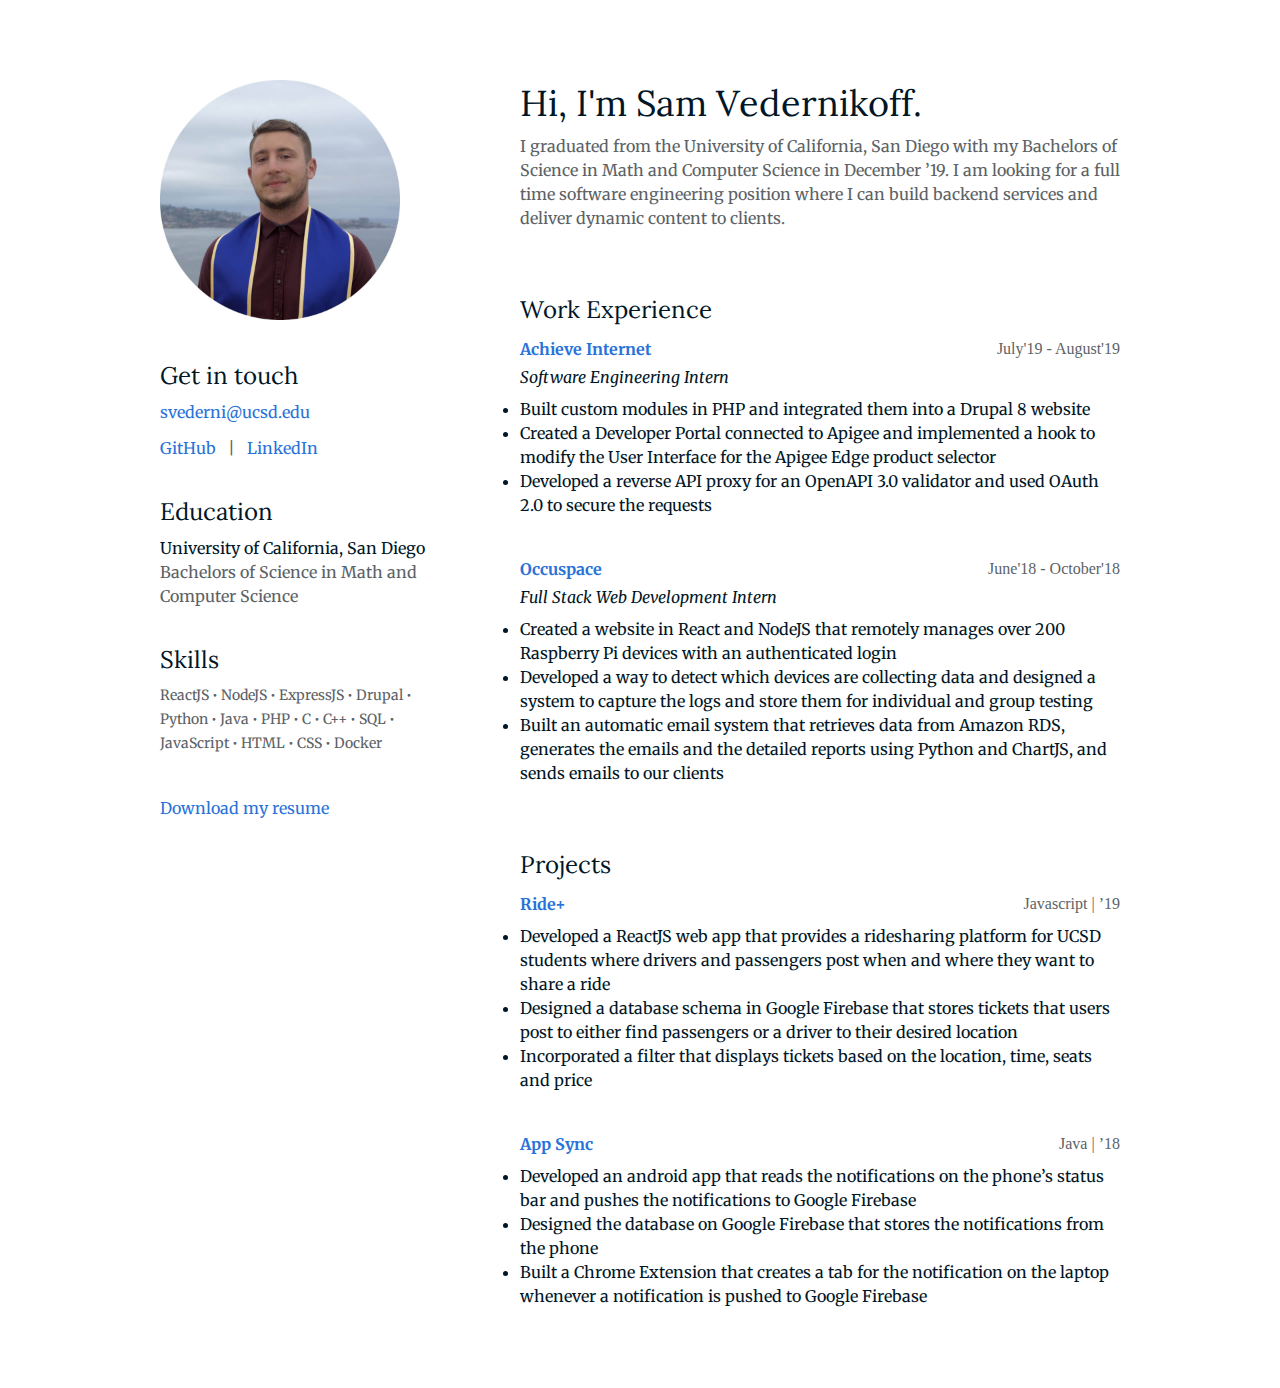
<file: index.html>
<!doctype html>
<html>
    <head>
        <meta http-equiv="Content-Type" content="text/html; charset=utf-8">
        <meta name="viewport" content="width=device-width, initial-scale=1.0">
        <meta name="robots" content="NOODP">
        <title>Sam Vedernikoff</title>
        <link rel="stylesheet" type="text/css" href="style.css">
        <link href="https://fonts.googleapis.com/css?family=Lora|Merriweather&display=swap" rel="stylesheet">
    </head>
    <body>
        <section id="personal">
            <div id="imgcontainer">
                <img src="./icon.jpg" alt="Picture of Sam"/>
            </div>
            <h2>Get in touch</h2>
            <a class="contact" href="mailto:svederni@ucsd.edu">svederni@ucsd.edu</a>
            <div style="margin-top:12px;">
                <a class="contact" href="https://github.com/vsam">GitHub</a>
                <label>&nbsp;&nbsp;|&nbsp;&nbsp;</label>
                <a class="contact" href="https://www.linkedin.com/in/vsam/">LinkedIn</a>
            </div>
            <h2>Education</h2>
            <p class="bio" style="color: #011627;">University of California, San Diego</p>
            <p class="bio">Bachelors of Science in Math and Computer Science</p>
            <h2>Skills</h2>
            <p id="skills">ReactJS • NodeJS • ExpressJS • Drupal • Python • Java • PHP • C • C++ • SQL • JavaScript • HTML • CSS • Docker</p>
            <div style="margin-bottom: 40px;">
                <a href="./SamVedernikoff_Resume.pdf" class="contact" download>Download my resume</a>
            </div>
        </section>
        <section id="experience">
            <h1>Hi, I'm Sam Vedernikoff.</h1>
            <p class="bio">I graduated from the University of California, San Diego with my Bachelors of Science in Math and Computer Science in December ’19. I am looking for a full time software engineering position where I can build backend services and deliver dynamic content to clients.</p>
            <h3>Work Experience</h3>
            <div class="exAndTime">
                <a class="experienceTitle" href="https://www.achieveinternet.com/">Achieve Internet</a>
                <p class="timeline">July'19 - August'19</p>
            </div>
            <p class="description">Software Engineering Intern</p>
            <ul>
                <li>Built custom modules in PHP and integrated them into a Drupal 8 website</li>
                <li>Created a Developer Portal connected to Apigee and implemented a hook to modify the User Interface for the Apigee Edge product selector</li>
                <li>Developed a reverse API proxy for an OpenAPI 3.0 validator and used OAuth 2.0 to secure the requests</li>
            </ul>
            <div class="exAndTime" style="margin-top: 40px;">
                <a class="experienceTitle" href="https://occuspace.io/">Occuspace</a>
                <p class="timeline">June'18 - October'18</p>
            </div>
            <p class="description">Full Stack Web Development Intern</p>
            <ul>
                <li>Created a website in React and NodeJS that remotely manages over 200 Raspberry Pi devices with an authenticated login</li>
                <li>Developed a way to detect which devices are collecting data and designed a system to capture the logs and store them for individual and group testing</li>
                <li>Built an automatic email system that retrieves data from Amazon RDS, generates the emails and the detailed reports using Python and ChartJS, and sends emails to our clients</li>
            </ul>
            <h3>Projects</h3>
            <div class="exAndTime" style="margin-bottom: 8px;">
                <a class="experienceTitle" href="https://ride-f1e96.web.app/">Ride+</a>
                <p class="timeline">Javascript  |  ’19</p>
            </div>
            <ul>
                <li>Developed a ReactJS web app that provides a ridesharing platform for UCSD students where drivers and passengers post when and where they want to share a ride</li>
                <li>Designed a database schema in Google Firebase that stores tickets that users post to either find passengers or a driver to their desired location</li>
                <li>Incorporated a filter that displays tickets based on the location, time, seats and price</li>
            </ul>
            <div class="exAndTime" style="margin-bottom: 8px; margin-top:40px;">
                <a class="experienceTitle" href="https://github.com/vsam/App-Sync">App Sync</a>
                <p class="timeline">Java  |  ’18</p>
            </div>
            <ul>
                <li>Developed an android app that reads the notifications on the phone’s status bar and pushes the notifications to Google Firebase</li>
                <li>Designed the database on Google Firebase that stores the notifications from the phone</li>
                <li>Built a Chrome Extension that creates a tab for the notification on the laptop whenever a notification is pushed to Google Firebase</li>
            </ul>
        </section>
    </body>
</html>
</file>
<file: style.css>
/* resets all margins and padding to 0 */
* {
    margin: 0;
    padding: 0;
}
img {
  width: 240px;
  height: 240px;
}
body {
  display: flex;
  justify-content: center;
  margin: 80px 0;
  max-height: 1447px;
}
#personal {
  max-width: 280px;
  margin-right: 80px;
}
#experience {
  max-width: 600px;
}
h1 {
  font-family: Lora;
  font-size: 36px;
  font-weight: normal;
  font-stretch: normal;
  font-style: normal;
  line-height: normal;
  letter-spacing: normal;
  color: #011627;
  margin-bottom: 8px;
}
h2 {
  font-family: Lora;
  font-size: 24px;
  font-weight: normal;
  font-stretch: normal;
  font-style: normal;
  line-height: 1;
  letter-spacing: normal;
  color: #011627;
  margin-bottom: 12px;
  margin-top: 40px;
}
h3 {
  font-family: Lora;
  font-size: 24px;
  font-weight: normal;
  font-stretch: normal;
  font-style: normal;
  line-height: normal;
  letter-spacing: normal;
  color: #011627;
  margin-top: 64px;
  margin-bottom: 12px;
}
li {
  font-family: Merriweather;
  font-size: 16px;
  font-weight: normal;
  font-stretch: normal;
  font-style: normal;
  line-height: 1.5;
  letter-spacing: normal;
  color: #011627;
}
.exAndTime {
  max-width: 600px;
  display: flex;
  justify-content: space-between;
  margin-bottom: 4px;
}
.experienceTitle {
  font-family: Merriweather;
  font-size: 16px;
  font-weight: bold;
  font-stretch: normal;
  font-style: normal;
  line-height: 1.5;
  letter-spacing: normal;
  color: #2972d8;
  text-decoration: none;
}
.timeline {
  font-size: 16px;
  font-weight: normal;
  font-stretch: normal;
  font-style: normal;
  line-height: 1.5;
  letter-spacing: normal;
  color: #5c6266;

}
.description {
  font-family: Merriweather;
  font-size: 16px;
  font-weight: normal;
  font-stretch: normal;
  font-style: italic;
  line-height: 1.5;
  letter-spacing: normal;
  color: #011627;
  margin-bottom: 8px;
}
.bio {
  font-family: Merriweather;
  font-size: 16px;
  font-weight: normal;
  font-stretch: normal;
  font-style: normal;
  line-height: 1.5;
  letter-spacing: normal;
  color: #5c6266;
}
.contact {
  font-family: Merriweather;
  font-size: 16px;
  font-weight: normal;
  font-stretch: normal;
  font-style: normal;
  line-height: 1.5;
  letter-spacing: normal;
  color: #2972d8;
  text-decoration: none;
}
#resume {
  margin-top: 40px;
}
label {
  font-family: Merriweather;
  font-size: 16px;
  font-weight: normal;
  font-stretch: normal;
  font-style: normal;
  line-height: normal;
  letter-spacing: normal;
  color: #5c6266;
}
#skills {
  font-family: Merriweather;
  font-size: 14px;
  font-weight: normal;
  font-stretch: normal;
  font-style: normal;
  line-height: 1.71;
  letter-spacing: normal;
  color: #5c6266;
  margin-bottom: 40px;
}

@media screen and (max-width: 1000px) {
  /* For mobile phones: */
  body {
    display: block;
    max-height: 100%;
    max-width: 80%;
    margin-left: 10%;
    margin-right: 10%;
  }
  #personal {
    max-width:100%;
    margin-right: 0;
  }
  #experience {
    max-width: 100%;
  }
  h1 {
    font-size: 26px;
  }
  #imgcontainer {
    text-align: center;
  }
}
</file>
